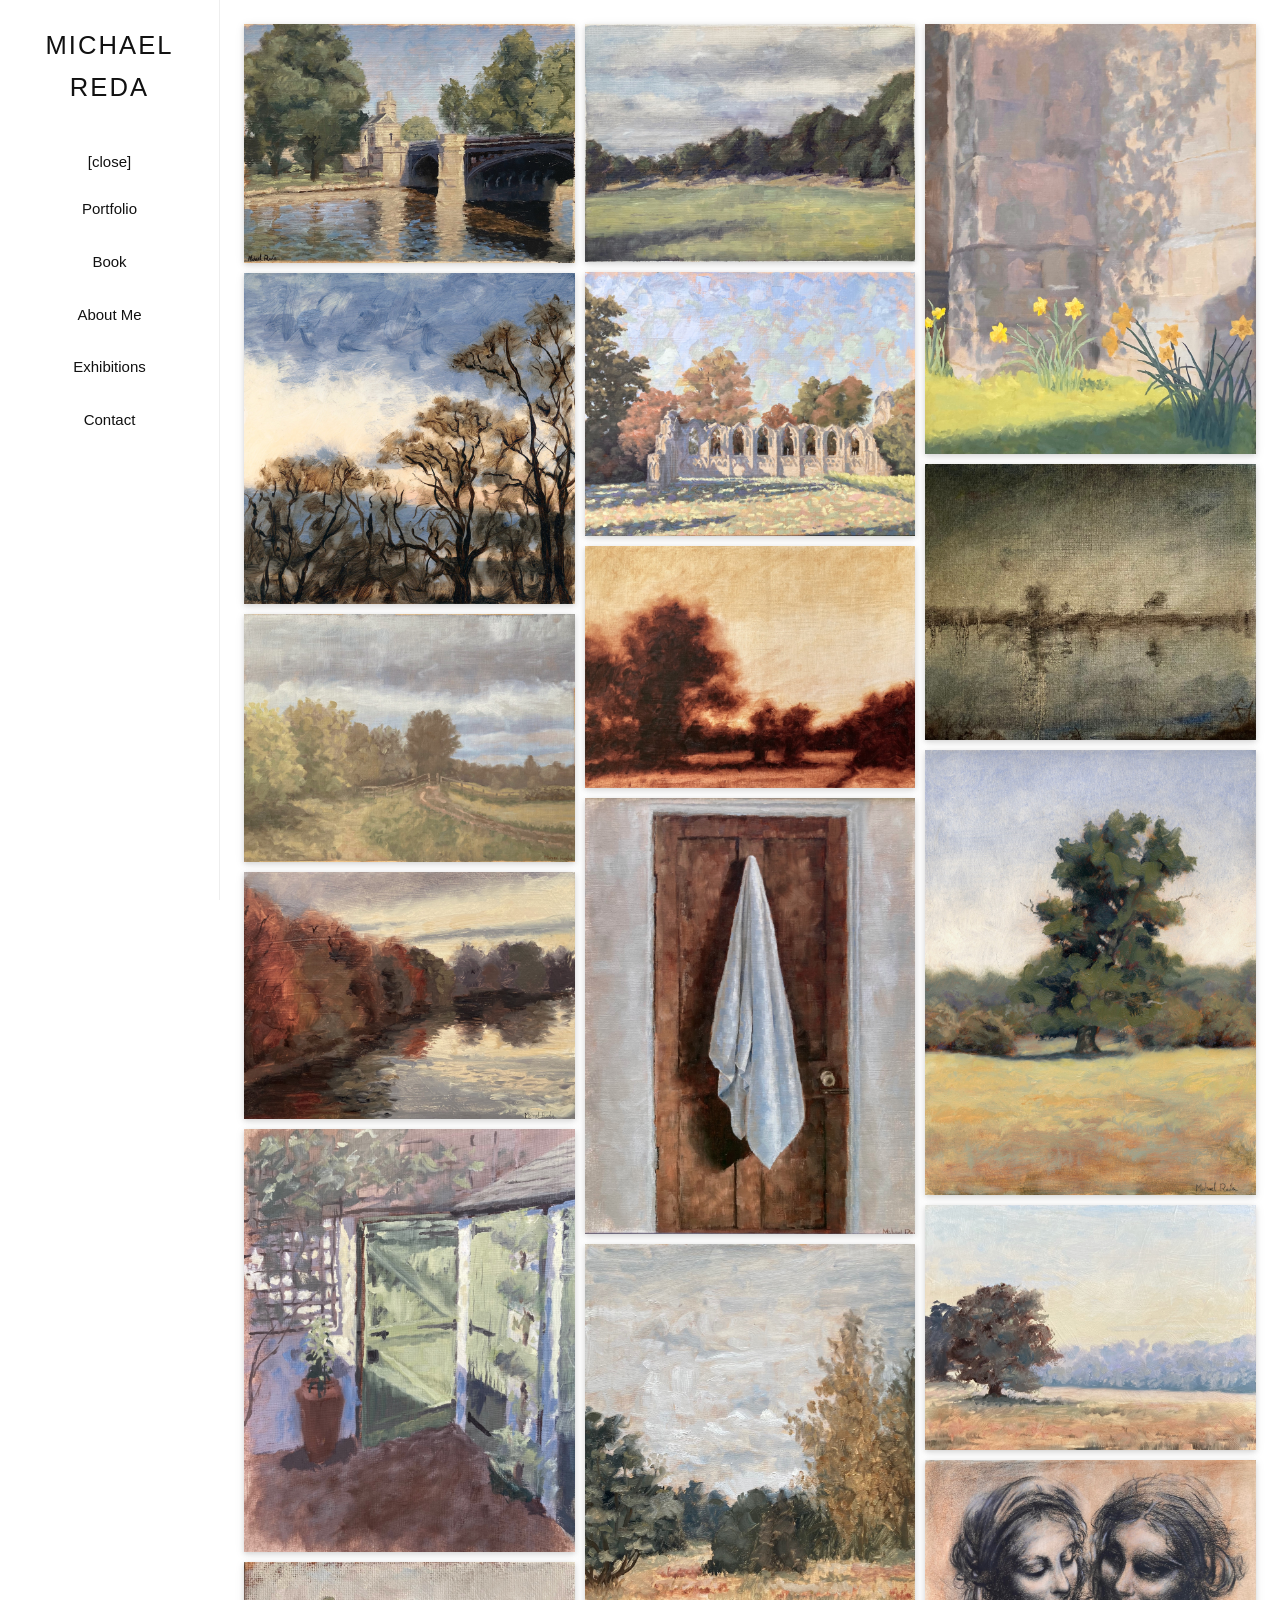
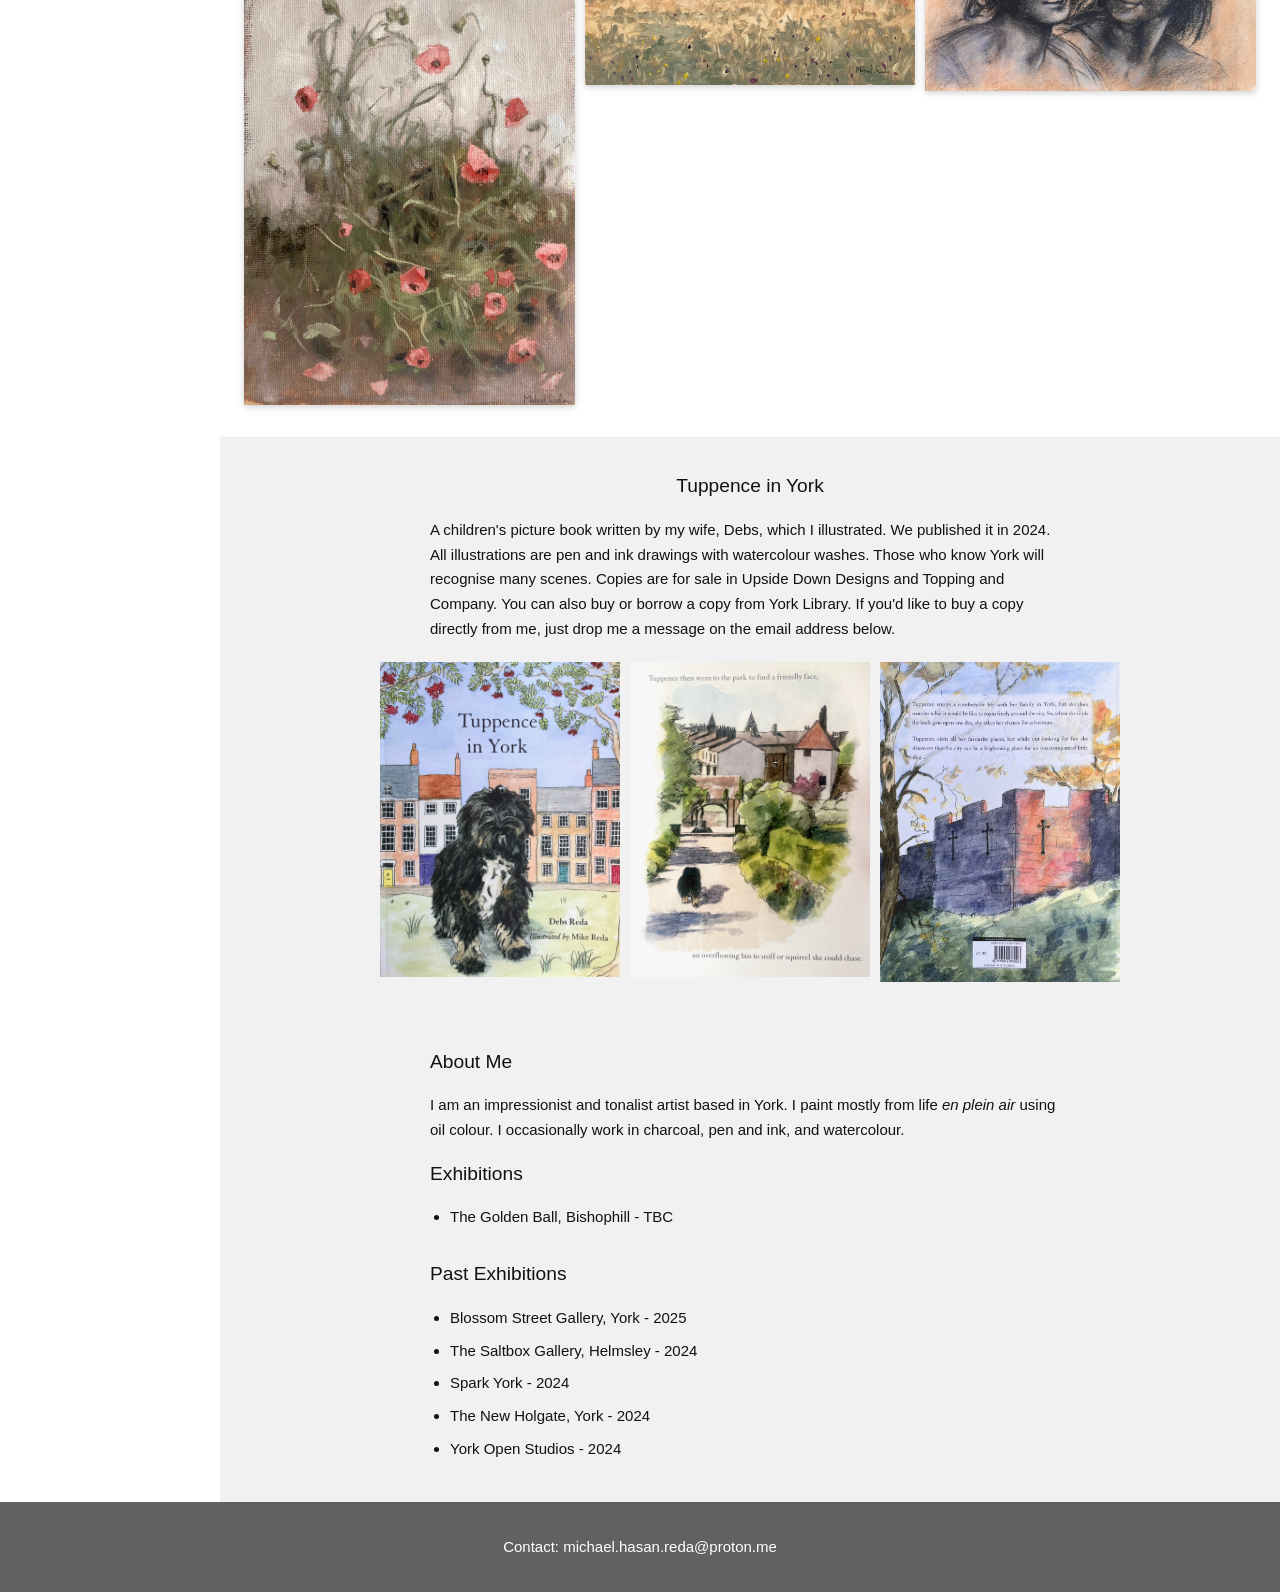
<file: index.html>
<!DOCTYPE html>
<html lang="en">
<head>
  <meta charset="UTF-8">
  <meta name="viewport" content="width=device-width, initial-scale=1">
  <title>Michael Reda | Oil Painter based in York</title>
  <meta name ="description"
    content="Michael Reda is a York-based impressionist artist working primarily in oil colour en plein air. 
    View his portfolio, upcoming exhibitions and details of the picture book <i>Tuppence in York</i>."
    >
  <link rel="stylesheet" href="mr_stylesheet.css">
</head>
<body>
  <a class="skip-link" href="#main-content">Skip to content</a>

  <aside class="sidebar" id="sidebar" aria-label="Primary navigation">
    <div class="sidebar__inner">
      <h1 class="sidebar__title">MICHAEL<br>REDA</h1>
      <button class="sidebar__close button button--ghost" type="button" onclick="closeSidebar()">[close]</button>
      <nav class="sidebar__nav">
        <a class="sidebar__link" href="#top" onclick="closeSidebar()">Portfolio</a>
        <a class="sidebar__link" href="#book" onclick="closeSidebar()">Book</a>
        <a class="sidebar__link" href="#about" onclick="closeSidebar()">About Me</a>
        <a class="sidebar__link" href="#exhibitions" onclick="closeSidebar()">Exhibitions</a>
        <a class="sidebar__link" href="#contact" onclick="closeSidebar()">Contact</a>
      </nav>
    </div>
  </aside>

  <header class="topbar">
    <div class="topbar__brand">MICHAEL REDA</div>
    <button class="topbar__menu button button--ghost" type="button" aria-controls="sidebar" aria-expanded="false" onclick="openSidebar()">☰</button>
  </header>

  <div class="overlay" id="overlay" onclick="closeSidebar()" aria-hidden="true"></div>

  <main class="site-main" id="main-content">
    <div class="mobile-spacer"></div>

    <section class="gallery section" id="top" aria-label="Artwork gallery">
      <div class="gallery__flex">
        <div class="gallery__column">
          <button class="gallery__item" type="button" onclick="openModal(this)"><img src="img_6.jpeg" alt="Skeldergate Bridge and Dyls, 2023"></button>
          <button class="gallery__item" type="button" onclick="openModal(this)"><img src="img_8.jpeg" alt="Trees in the Moat on Price's Lane, 2024"></button>
          <button class="gallery__item" type="button" onclick="openModal(this)"><img src="img_5.jpeg" alt="A Stile at Middlethorpe Ings, 2024"></button>
          <button class="gallery__item" type="button" onclick="openModal(this)"><img src="img_1.jpeg" alt="Looking South down the Ouse from Skeldergate Bridge, 2024"></button>
          <button class="gallery__item" type="button" onclick="openModal(this)"><img src="img_7.jpeg" alt="Morning Sunlight in My Garden, 2023"></button>
          <button class="gallery__item" type="button" onclick="openModal(this)"><img src="img_2.jpeg" alt="Poppies After the Rain, 2020"></button>
        </div>
        <div class="gallery__column">
          <button class="gallery__item" type="button" onclick="openModal(this)"><img src="img_4.jpeg" alt="On the Knavesmire looking South West, 2020"></button>
          <button class="gallery__item" type="button" onclick="openModal(this)"><img src="img_15.jpeg" alt="St Mary's Abbey in the Museum Gardens, 2024"></button>
          <button class="gallery__item" type="button" onclick="openModal(this)"><img src="img_18.jpeg" alt="Ash Tree and Hawthorn Hedgerows at Nun Ings, a study in tranparent earth tones, 2024"></button>
          <button class="gallery__item" type="button" onclick="openModal(this)"><img src="img_12.jpeg" alt="My Towel on the Bathroom Door, 2021"></button>
          <button class="gallery__item" type="button" onclick="openModal(this)"><img src="img_19.jpeg" alt="A Meadow at the Yorkshire Arboretum, 2024"></button>
        </div>
        <div class="gallery__column">
          <button class="gallery__item" type="button" onclick="openModal(this)"><img src="img_3.jpeg" alt="Daffodils in the Churchyard of All Saints Pavement, 2024"></button>
          <button class="gallery__item" type="button" onclick="openModal(this)"><img src="img_16.jpeg" alt="Nocturne, Middlethorpe Ings, 2023"></button>
          <button class="gallery__item" type="button" onclick="openModal(this)"><img src="img_13.jpeg" alt="An Oak Tree in Duncombe Park, 2023"></button>
          <button class="gallery__item" type="button" onclick="openModal(this)"><img src="img_14.jpeg" alt="A Meadow by the River Rye in Duncombe Park, 2023"></button>
          <button class="gallery__item" type="button" onclick="openModal(this)"><img src="img_9.jpeg" alt="Master copy of a detail from Leonardo's 'The Virgin and Child with Saint Anne and Saint John the Baptist', chalk and charcoal on toned paper, 2014"></button>
        </div>
      </div>
    </section>

    <section class="modal" id="modal" aria-hidden="true" aria-labelledby="modal-caption" role="dialog">
      <div class="modal__backdrop" onclick="closeModal()"></div>
      <div class="modal__content" role="document">
        <button class="modal__close button button--dark" type="button" aria-label="Close image" onclick="closeModal()">×</button>
        <img class="modal__image" id="modal-image" alt="">
        <p class="modal__caption" id="modal-caption"></p>
      </div>
    </section>

    <hr class="section-divider">

    <section class="section section--muted book" id="book">
      <div class="section__inner section__inner--narrow">
        <h2 class="section__title section__title--center">Tuppence in York</h2>
        <p>
          A children's picture book written by my wife, Debs, which I illustrated. We published it in 2024.
          All illustrations are pen and ink drawings with watercolour washes. Those who know York will recognise
          many scenes. Copies are for sale in Upside Down Designs and Topping and Company. You can also buy or
          borrow a copy from York Library. If you'd like to buy a copy directly from me, just drop me a message on the email address below.
        </p>
      </div>

      <div class="gallery__flex gallery__flex--book">
        <div class="gallery__column">
          <img class="book__image" src="TiY_1.jpeg" alt="Tuppence in York illustration 1">
        </div>
        <div class="gallery__column">
          <img class="book__image" src="TiY_2.jpeg" alt="Tuppence in York illustration 2">
        </div>
        <div class="gallery__column">
          <img class="book__image" src="TiY_3.jpeg" alt="Tuppence in York illustration 3">
        </div>
      </div>
    </section>

    <section class="section section--muted about" id="about">
      <div class="section__inner section__inner--narrow">
        <h2 class="section__title">About Me</h2>
        <p>
          I am an impressionist and tonalist artist based in York. I paint mostly from life <i>en plein air</i> using oil colour. I occasionally work in charcoal,
          pen and ink, and watercolour.
        </p>
      </div>

      <div class="section__inner section__inner--narrow" id="exhibitions">
        <h2 class="section__title">Exhibitions</h2>
        <ul class="list">
          <li>The Golden Ball, Bishophill - TBC</li>
        </ul>

        <h3 class="section__title section__title--spaced">Past Exhibitions</h3>
        <ul class="list">
          <li>Blossom Street Gallery, York - 2025</li>
          <li>The Saltbox Gallery, Helmsley - 2024</li>
          <li>Spark York - 2024</li>
          <li>The New Holgate, York - 2024</li>
          <li>York Open Studios - 2024</li>
        </ul>
      </div>
    </section>
  </main>

  <footer class="footer" id="contact">
    <div class="footer__inner">
      <p>Contact: michael.hasan.reda@proton.me</p>
    </div>
  </footer>

  <script>
    function openSidebar() {
      document.getElementById('sidebar').classList.add('is-open');
      document.getElementById('overlay').classList.add('is-visible');
      document.querySelector('.topbar__menu').setAttribute('aria-expanded', 'true');
    }

    function closeSidebar() {
      document.getElementById('sidebar').classList.remove('is-open');
      document.getElementById('overlay').classList.remove('is-visible');
      document.querySelector('.topbar__menu').setAttribute('aria-expanded', 'false');
    }

    function openModal(element) {
      const modal = document.getElementById('modal');
      const image = document.getElementById('modal-image');
      const caption = document.getElementById('modal-caption');
      const source = element.querySelector('img');
      image.src = source.src;
      image.alt = source.alt;
      caption.textContent = source.alt;
      modal.classList.add('is-open');
      modal.setAttribute('aria-hidden', 'false');
    }

    function closeModal() {
      const modal = document.getElementById('modal');
      modal.classList.remove('is-open');
      modal.setAttribute('aria-hidden', 'true');
    }
  </script>
</body>
</html>
</file>
<file: mr_stylesheet.css>
:root {
  --bg: #ffffff;
  --surface: #f1f1f1;
  --surface-dark: #616161;
  --text: #111111;
  --text-muted: #757575;
  --border-soft: #eeeeee;
  --shadow-sm: 0 2px 5px rgba(0, 0, 0, 0.12), 0 2px 10px rgba(0, 0, 0, 0.08);
  --shadow-md: 0 8px 24px rgba(0, 0, 0, 0.14);
  --sidebar-width: 220px;
  --content-max: 1120px;
  --section-max: 640px;
  --transition: 0.24s ease;
}

* { box-sizing: border-box; }
html { scroll-behavior: smooth; }
body {
  margin: 0;
  min-height: 100vh;
  background: var(--bg);
  color: var(--text);
  font-family: "Raleway", Arial, sans-serif;
  font-size: 15px;
  line-height: 1.65;
  overflow-x: hidden;
}
img { display: block; max-width: 100%; height: auto; }
a { color: inherit; text-decoration: none; }
button { font: inherit; }

.skip-link {
  position: absolute;
  left: -999px;
  top: 0;
  background: #000;
  color: #fff;
  padding: 8px 12px;
  z-index: 9999;
}
.skip-link:focus { left: 12px; top: 12px; }

.button { border: 0; background: transparent; color: inherit; cursor: pointer; padding: 0; }
.button--ghost { padding: 10px 14px; }
.button--dark { color: #fff; background: #000; border-radius: 0; padding: 7px 12px; }

.sidebar {
  position: fixed;
  inset: 0 auto 0 0;
  width: var(--sidebar-width);
  background: #fff;
  border-right: 1px solid var(--border-soft);
  z-index: 20;
  transform: translateX(0);
  transition: transform var(--transition);
}
.sidebar__inner {
  height: 100%;
  display: flex;
  flex-direction: column;
  align-items: center;
  padding: 24px 16px;
}
.sidebar__title {
  margin: 0 0 32px;
  text-align: center;
  font-size: 1.6rem;
  font-weight: 300;
  letter-spacing: 0.08em;
}
.sidebar__nav {
  width: 100%;
  display: flex;
  flex-direction: column;
  gap: 4px;
}
.sidebar__link {
  display: block;
  padding: 12px 12px;
  text-align: center;
  border-radius: 0;
}

.topbar {
  position: sticky;
  top: 0;
  z-index: 15;
  display: none;
  align-items: center;
  justify-content: space-between;
  padding: 12px 16px;
  background: #fff;
  border-bottom: 1px solid var(--border-soft);
}
.topbar__brand { font-size: 1rem; letter-spacing: 0.08em; }
.topbar__menu { font-size: 1.2rem; }

.overlay {
  position: fixed;
  inset: 0;
  background: rgba(0, 0, 0, 0.45);
  z-index: 18;
  opacity: 0;
  visibility: hidden;
  transition: opacity var(--transition), visibility var(--transition);
}
.overlay.is-visible { opacity: 1; visibility: visible; }

.site-main { margin-left: var(--sidebar-width); }
.mobile-spacer { height: 0; }
.section { padding: 32px 24px; }
.section--muted { background: var(--surface); }
.section--center { text-align: center; }
.section__inner { max-width: var(--content-max); margin: 0 auto; }
.section__inner--narrow { max-width: var(--section-max); }
.section__title { margin: 0 0 16px; font-size: 1.2rem; font-weight: 300; }
.section__title--center { text-align: center; }
.section__title--spaced { margin-top: 28px; }
.section-divider { border: 0; border-top: 1px solid var(--border-soft); margin: 0; }

.gallery { padding-top: 24px; }
.gallery__flex {
  max-width: var(--content-max);
  margin: 0 auto;
  display: flex;
  gap: 10px;
  align-items: flex-start;
}
.gallery__flex--book {
  margin-top: 20px;
  justify-content: center;
  flex-wrap: wrap;
}
.gallery__column {
  display: flex;
  flex-direction: column;
  gap: 10px;
  flex: 1 1 0;
  min-width: 0;
}
.gallery__flex--book .gallery__column {
  flex: 0 1 240px;
  max-width: 240px;
}
.gallery__item { padding: 0; border: 0; background: transparent; cursor: pointer; }
.gallery__item img { width: 100%; display: block; box-shadow: var(--shadow-sm); }
.book__image { width: 100%; object-fit: contain; background: #fff; }

.list { margin: 0; padding-left: 20px; text-align: left; }
.list li { margin-bottom: 8px; }

.modal {
  position: fixed;
  inset: 0;
  display: none;
  z-index: 30;
}
.modal.is-open { display: grid; place-items: center; }
.modal__backdrop { position: absolute; inset: 0; background: rgba(0, 0, 0, 0.58); }
.modal__content {
  position: relative;
  z-index: 1;
  width: min(92vw, 980px);
  max-height: calc(100dvh - 32px);
  background: #fff;
  padding: 12px;
  border-radius: 0;
  box-shadow: var(--shadow-md);
  overflow: hidden;
  display: flex;
  flex-direction: column;
}
.modal__close {
  position: absolute;
  top: 10px;
  right: 10px;
  width: 34px;
  height: 34px;
  border-radius: 0;
  font-size: 1.2rem;
  line-height: 1;
  z-index: 2;
}
.modal__image {
  width: 100%;
  max-width: 100%;
  max-height: calc(100dvh - 120px);
  object-fit: contain;
}
.modal__caption {
  margin: 10px 0 0;
  text-align: center;
  color: var(--text-muted);
  flex: 0 0 auto;
}

.footer { background: var(--surface-dark); color: #fff; text-align: center; }
.footer__inner { max-width: var(--content-max) ; margin: 0 auto; padding: 18px 24px; }

@media (max-width: 992px) {
  .sidebar { transform: translateX(-100%); }
  .sidebar.is-open { transform: translateX(0); }
  .topbar { display: flex; }
  .site-main { margin-left: 0; }
  .mobile-spacer { height: 8px; }
}

@media (max-width: 768px) {
  .gallery__flex { flex-direction: column; }
  .gallery__flex--book .gallery__column { max-width: 100%; }
  .section { padding: 24px 16px; }
  .modal__content { width: min(94vw, 980px); max-height: calc(100dvh - 24px); }
  .modal__image { max-height: calc(100dvh - 110px); }
}

@media (max-width: 600px) {
  .sidebar__title { font-size: 1.35rem; }
  .gallery__flex { flex-direction: column; }
  .gallery__flex--book .gallery__column { max-width: 100%; }
}

@media (max-width: 900px) and (orientation: landscape) {
  .gallery__flex {
    flex-direction: row;
    flex-wrap: wrap;
    gap: 8px;
  }

  .gallery__column {
    flex: 1 1 calc(33.333% - 8px);
    max-width: calc(33.333% - 8px);
  }

  .gallery__flex--book {
    justify-content: center;
  }

  .gallery__flex--book .gallery__column {
    flex: 1 1 calc(33.333% - 8px);
    max-width: calc(33.333% - 8px);
  }
}
</file>
